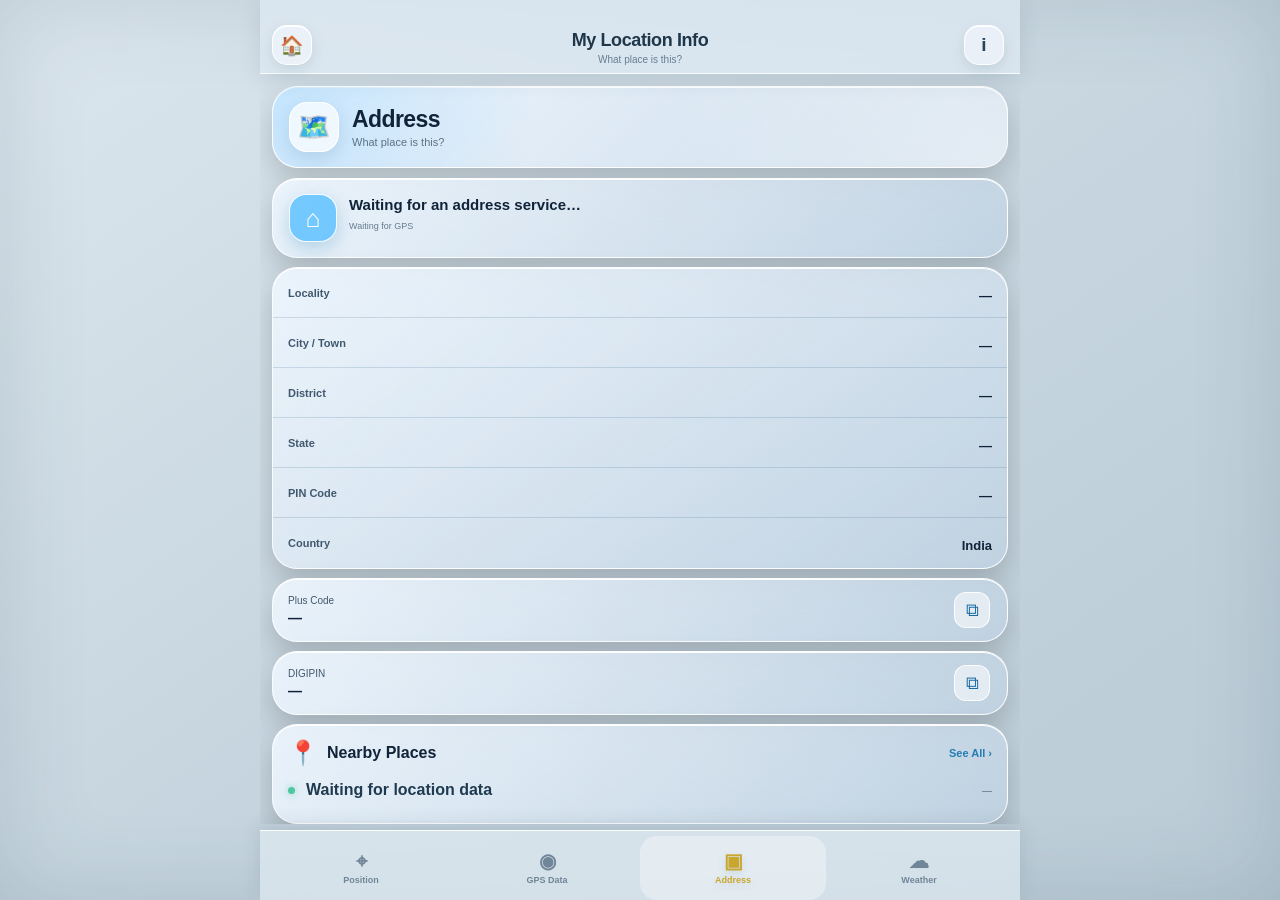
<file: address.html>
<!doctype html><html lang="en"><head><meta charset="utf-8"><meta name="viewport" content="width=device-width,initial-scale=1,viewport-fit=cover,user-scalable=no"><meta name="theme-color" content="#dbe8f2"><title>Address — My Location Info</title><link rel="stylesheet" href="css/common.css"><link rel="stylesheet" href="css/address.css"><link rel="stylesheet" href="css/responsive.css"></head><body><div class="app address-page"><header class="app-header"><a class="header-home-button" href="index.html" aria-label="Home">🏠</a><div class="app-header__title"><h1>My Location Info</h1><p>What place is this?</p></div><button class="header-button" type="button" aria-label="Page information">i</button></header><main class="page"><section class="address-hero"><div class="address-hero__icon">🗺️</div><div><h2>Address</h2><p>What place is this?</p></div></section><div class="address-glass address-main"><div class="address-main__top"><div class="address-home-icon">⌂</div><div><div class="address-text" id="addressText">Waiting for an address service…</div><div class="address-source" id="addressSource">Waiting for GPS</div></div></div></div><div class="address-glass address-fields"><div class="address-row"><div class="label">Locality</div><div class="value" id="locality">—</div></div><div class="address-row"><div class="label">City / Town</div><div class="value" id="city">—</div></div><div class="address-row"><div class="label">District</div><div class="value" id="district">—</div></div><div class="address-row"><div class="label">State</div><div class="value" id="state">—</div></div><div class="address-row"><div class="label">PIN Code</div><div class="value" id="pin">—</div></div><div class="address-row"><div class="label">Country</div><div class="value" id="country">India</div></div></div><div class="code-grid"><div class="address-glass code-card"><div><div class="label">Plus Code</div><div class="value" id="plusCode">—</div></div><button class="copy-button" type="button" data-copy-target="plusCode">⧉</button></div><div class="address-glass code-card"><div><div class="label">DIGIPIN</div><div class="value" id="digipin">—</div></div><button class="copy-button" type="button" data-copy-target="digipin">⧉</button></div></div><div class="address-glass nearby"><div class="nearby-head"><div class="nearby-title"><span>📍</span>Nearby Places</div><div class="nearby-see">See All ›</div></div><div id="nearbyList"><div class="nearby-item"><i class="nearby-dot"></i><strong>Waiting for location data</strong><span class="nearby-distance">—</span></div></div></div><div class="address-glass info-note">🌐 Address is refreshed when online; the last successful result remains available offline.</div></main><nav class="bottom-nav" aria-label="Main navigation"><a class="nav-item" data-color="green" href="position.html"><span class="nav-icon">⌖</span><span>Position</span></a><a class="nav-item" data-color="blue" href="gps-data.html"><span class="nav-icon">◉</span><span>GPS Data</span></a><a class="nav-item active" data-color="gold" href="address.html"><span class="nav-icon">▣</span><span>Address</span></a><a class="nav-item" data-color="purple" href="weather.html"><span class="nav-icon">☁</span><span>Weather</span></a></nav></div><script src="js/api-config.js"></script><script src="js/services/address-service.js"></script><script src="js/gps-core.js"></script><script src="js/offline-cache.js"></script><script src="js/icon-service.js"></script><script src="js/services/thumbnail-service.js"></script><script src="js/app.js"></script><script>
(function(){function render(r){if(!r)return;const a=r.address||r;document.getElementById("addressText").textContent=a.label||a.display_name||a.address||"Address received";document.getElementById("addressSource").textContent=(r.stale?"Last saved result • ":"")+"Provider: "+(r.provider||"unknown");const m={locality:"locality",city:"city",district:"district",state:"state",pin:"postcode",country:"country"};Object.entries(m).forEach(([id,key])=>{const e=document.getElementById(id);if(e)e.textContent=a[key]||"—"});if(a.plusCode||a.plus_code)document.getElementById("plusCode").textContent=a.plusCode||a.plus_code;if(a.digipin)document.getElementById("digipin").textContent=a.digipin;if(Array.isArray(r.nearby)&&r.nearby.length){document.getElementById("nearbyList").innerHTML=r.nearby.slice(0,4).map(x=>'<div class="nearby-item"><i class="nearby-dot"></i><strong>'+String(x.name||"Nearby place")+'</strong><span class="nearby-distance">'+String(x.distance||"")+'</span></div>').join("")}}function init(){if(!window.MyLocationGPS)return;MyLocationGPS.subscribe(s=>{const p=s.position?.coords;if(p)MLIAddressService.resolve(p.latitude,p.longitude).then(render).catch(()=>{})})}if(document.readyState==="loading")document.addEventListener("DOMContentLoaded",init);else init();document.addEventListener("click",e=>{const b=e.target.closest("[data-copy-target]");if(!b)return;const t=document.getElementById(b.dataset.copyTarget);if(t&&navigator.clipboard)navigator.clipboard.writeText(t.textContent).then(()=>{b.textContent="✓";setTimeout(()=>b.textContent="⧉",900)})})})();
</script></body></html>
</file>
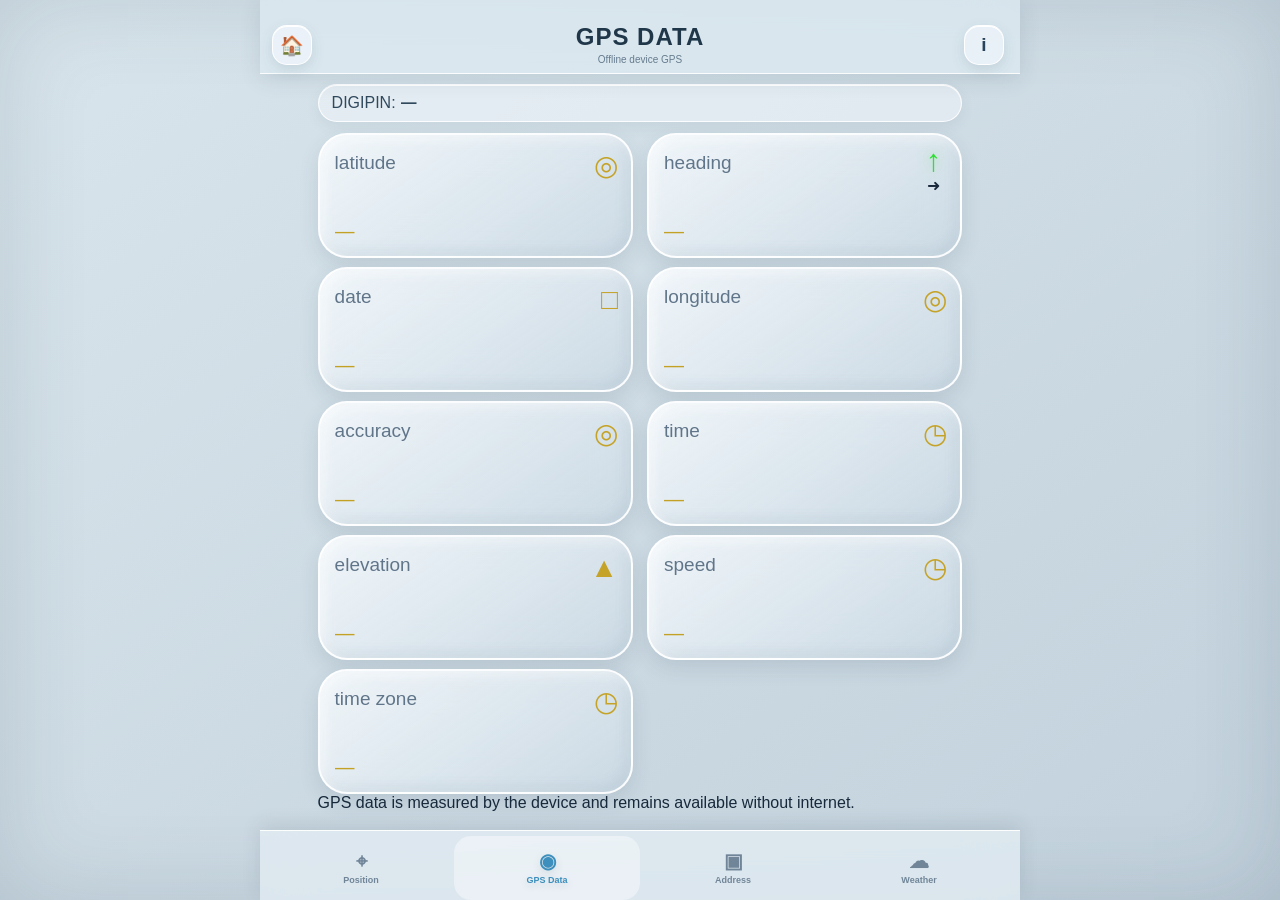
<file: gps-data.html>
<!doctype html><html lang="en"><head><meta charset="utf-8"><meta name="viewport" content="width=device-width,initial-scale=1,viewport-fit=cover,user-scalable=no"><meta name="theme-color" content="#cbd8e1"><title>GPS Data — My Location Info</title><link rel="stylesheet" href="css/common.css"><link rel="stylesheet" href="css/gps-data.css"><link rel="stylesheet" href="css/responsive.css"></head><body><div class="app gps-data-page"><header class="app-header"><a class="header-home-button" href="index.html" aria-label="Home">🏠</a><div class="app-header__title"><h1>GPS DATA</h1><p>Offline device GPS</p></div><button class="header-button" type="button" aria-label="Information">i</button></header><main class="page gps-only-page"><div class="gps-digipin">DIGIPIN: <span id="digipin">—</span></div><section class="gps-data-grid" aria-label="Offline GPS data"><article class="gps-data-card"><span class="gps-data-label">latitude</span><span class="gps-data-symbol">◎</span><strong id="latitude">—</strong></article><article class="gps-data-card"><span class="gps-data-label">heading</span><button class="heading-activate" id="headingActivate" aria-label="Activate heading">➜</button><strong id="heading">—</strong></article><article class="gps-data-card"><span class="gps-data-label">date</span><span class="gps-data-symbol">□</span><strong id="date">—</strong></article><article class="gps-data-card"><span class="gps-data-label">longitude</span><span class="gps-data-symbol">◎</span><strong id="longitude">—</strong></article><article class="gps-data-card"><span class="gps-data-label">accuracy</span><span class="gps-data-symbol">◎</span><strong id="accuracy">—</strong></article><article class="gps-data-card"><span class="gps-data-label">time</span><span class="gps-data-symbol">◷</span><strong id="time">—</strong></article><article class="gps-data-card"><span class="gps-data-label">elevation</span><span class="gps-data-symbol">▲</span><strong id="elevation">—</strong></article><article class="gps-data-card"><span class="gps-data-label">speed</span><span class="gps-data-symbol">◷</span><strong id="speed">—</strong></article><article class="gps-data-card"><span class="gps-data-label">time zone</span><span class="gps-data-symbol">◷</span><strong id="timezone">—</strong></article></section><div class="gps-offline-note">GPS data is measured by the device and remains available without internet.</div></main><nav class="bottom-nav" aria-label="Main navigation"><a class="nav-item" data-color="green" href="position.html"><span class="nav-icon">⌖</span><span>Position</span></a><a class="nav-item active" data-color="blue" href="gps-data.html"><span class="nav-icon">◉</span><span>GPS Data</span></a><a class="nav-item" data-color="gold" href="address.html"><span class="nav-icon">▣</span><span>Address</span></a><a class="nav-item" data-color="purple" href="weather.html"><span class="nav-icon">☁</span><span>Weather</span></a></nav></div><script src="js/gps-core.js"></script><script src="js/offline-cache.js"></script><script src="js/app.js"></script><script>
(function(){
 const $=id=>document.getElementById(id), dirs=["N","NE","E","SE","S","SW","W","NW"];
 let sensorHeading=null, headingActive=false;
 function dir(h){return dirs[Math.round(h/45)%8]}
 function showHeading(h){if(h==null||isNaN(h))return;h=((h%360)+360)%360;sensorHeading=h;$("heading").textContent=Math.round(h)+"° ("+dir(h)+")"}
 function handleOrientation(e){let h=null;if(typeof e.webkitCompassHeading==="number"&&isFinite(e.webkitCompassHeading))h=e.webkitCompassHeading;else if(typeof e.alpha==="number"){h=(360-e.alpha)%360;if(screen.orientation&&typeof screen.orientation.angle==="number")h=(h+screen.orientation.angle)%360}showHeading(h)}
 async function activateHeading(){
   const b=$("headingActivate");
   try{
     if(typeof DeviceOrientationEvent!=="undefined"&&typeof DeviceOrientationEvent.requestPermission==="function"){
       const p=await DeviceOrientationEvent.requestPermission(); if(p!=="granted"){b.classList.remove("on");return}
     }
     window.addEventListener("deviceorientationabsolute",handleOrientation,true);
     window.addEventListener("deviceorientation",handleOrientation,true);
     headingActive=true;b.classList.add("on");b.textContent="";
   }catch(e){b.classList.remove("on")}
 }
 $("headingActivate").addEventListener("click",activateHeading);
 function render(s){
   const p=s.position?.coords;if(!p)return;
   $("latitude").textContent=p.latitude.toFixed(6)+"° "+(p.latitude>=0?"N":"S");
   $("longitude").textContent=Math.abs(p.longitude).toFixed(6)+"° "+(p.longitude>=0?"E":"W");
   $("accuracy").textContent=p.accuracy!=null?Math.round(p.accuracy)+" m":"—";
   $("elevation").textContent=p.altitude!=null?Math.round(p.altitude)+" m":"—";
   $("speed").textContent=p.speed!=null&&p.speed>=0?(p.speed*3.6).toFixed(1)+" km/h":"0.0 km/h";
   const d=new Date(s.position.timestamp||Date.now());
   $("date").textContent=String(d.getDate()).padStart(2,"0")+"/"+String(d.getMonth()+1).padStart(2,"0")+"/"+String(d.getFullYear()).slice(-2);
   $("time").textContent=d.toLocaleTimeString([], {hour:"2-digit",minute:"2-digit"});
   const tz=Intl.DateTimeFormat().resolvedOptions().timeZone||"Local";
   const off=-d.getTimezoneOffset(), sign=off>=0?"+":"-", ah=Math.floor(Math.abs(off)/60), am=Math.abs(off)%60;
   $("timezone").textContent=tz+" GMT"+sign+ah+(am?":"+String(am).padStart(2,"0"):"");
   if(p.heading!=null&&p.heading>=0&&!headingActive)showHeading(p.heading);
 }
 MyLocationGPS.subscribe(render);
 setInterval(()=>{const s=MyLocationGPS.getState();if(s.position)render(s)},1000);
})();
</script></body></html>
</file>
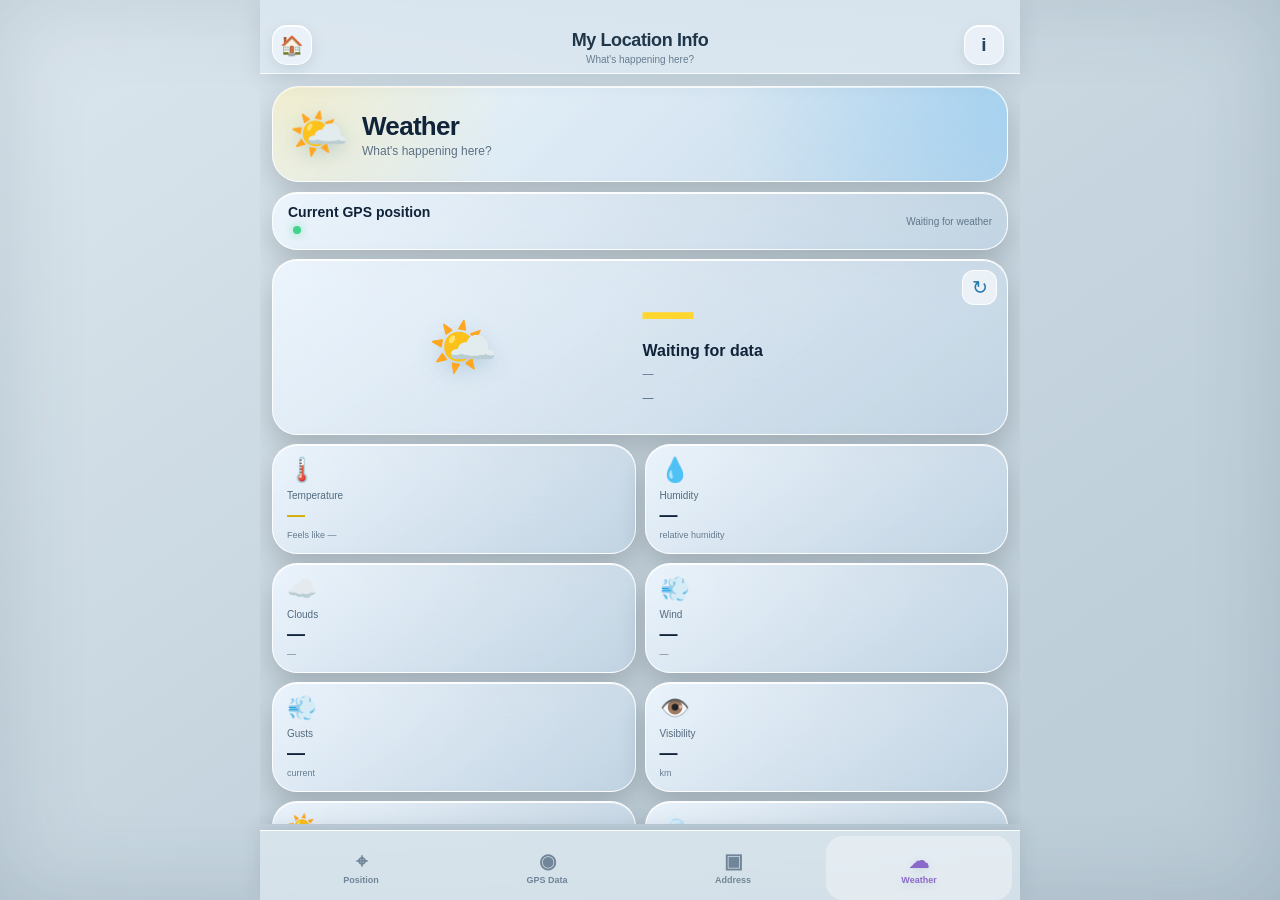
<file: weather.html>
<!doctype html><html lang="en"><head><meta charset="utf-8"><meta name="viewport" content="width=device-width,initial-scale=1,viewport-fit=cover,user-scalable=no"><meta name="theme-color" content="#dbe8f2"><title>Weather — My Location Info</title><link rel="stylesheet" href="css/common.css"><link rel="stylesheet" href="css/weather.css"><link rel="stylesheet" href="css/responsive.css"></head><body><div class="app weather-page"><header class="app-header"><a class="header-home-button" href="index.html" aria-label="Home">🏠</a><div class="app-header__title"><h1>My Location Info</h1><p>What's happening here?</p></div><button class="header-button" type="button" aria-label="Page information">i</button></header><main class="page"><section class="weather-hero"><div class="weather-hero__icon">🌤️</div><div><h2>Weather</h2><p>What's happening here?</p></div></section><div class="weather-glass weather-location"><div><div class="weather-location__name" id="weatherLocation">Current GPS position</div><span class="status-dot"></span></div><div class="weather-location__updated" id="weatherUpdated">Waiting for weather</div></div><div class="weather-glass weather-main"><button class="weather-refresh" onclick="location.reload()" aria-label="Refresh weather">↻</button><div class="weather-main__icon" id="weatherIcon">🌤️</div><div class="weather-main__reading"><div class="weather-temp" id="weatherTemp">—</div><div class="weather-condition" id="weatherCondition">Waiting for data</div><div class="weather-feels" id="weatherFeels">—</div><div class="weather-time" id="weatherTime">—</div></div></div><div class="weather-grid"><div class="weather-glass weather-card gold"><div class="weather-card__icon">🌡️</div><div class="label">Temperature</div><div class="value" id="temperature">—</div><div class="sub" id="feelsSmall">Feels like —</div></div><div class="weather-glass weather-card"><div class="weather-card__icon">💧</div><div class="label">Humidity</div><div class="value" id="humidity">—</div><div class="sub">relative humidity</div></div><div class="weather-glass weather-card"><div class="weather-card__icon">☁️</div><div class="label">Clouds</div><div class="value" id="clouds">—</div><div class="sub" id="cloudText">—</div></div><div class="weather-glass weather-card"><div class="weather-card__icon">💨</div><div class="label">Wind</div><div class="value" id="wind">—</div><div class="sub" id="windDir">—</div></div><div class="weather-glass weather-card"><div class="weather-card__icon">💨</div><div class="label">Gusts</div><div class="value" id="gusts">—</div><div class="sub">current</div></div><div class="weather-glass weather-card"><div class="weather-card__icon">👁️</div><div class="label">Visibility</div><div class="value" id="visibility">—</div><div class="sub">km</div></div><div class="weather-glass weather-card gold"><div class="weather-card__icon">☀️</div><div class="label">UV Index</div><div class="value" id="uv">—</div><div class="sub" id="uvText">—</div></div><div class="weather-glass weather-card highlight"><div class="weather-card__icon">🍃</div><div class="label">Air Quality</div><div class="value" id="aqi">—</div><div class="sub">available when provider supports it</div></div><div class="weather-glass weather-card"><div class="weather-card__icon">⏱️</div><div class="label">Air Pressure</div><div class="value" id="pressure">—</div><div class="sub">hPa</div></div><div class="weather-glass weather-card"><div class="weather-card__icon">🌧️</div><div class="label">Precipitation</div><div class="value" id="rain">—</div><div class="sub">current</div></div><div class="weather-glass weather-card"><div class="weather-card__icon">☂️</div><div class="label">Chance of Rain</div><div class="value" id="rainChance">—</div><div class="sub">forecast</div></div><div class="weather-glass weather-card"><div class="weather-card__icon">🌅</div><div class="label">Sunrise</div><div class="value" id="sunrise">—</div><div class="sub">local time</div></div><div class="weather-glass weather-card"><div class="weather-card__icon">🌇</div><div class="label">Sunset</div><div class="value" id="sunset">—</div><div class="sub">local time</div></div><div class="weather-glass weather-card"><div class="weather-card__icon">🌙</div><div class="label">Moon Phase</div><div class="value" id="moon">—</div><div class="sub">calculated locally</div></div><div class="weather-glass weather-foot weather-wide" id="weatherFoot">Weather data is refreshed online and the last successful result is retained offline.</div></div></main><nav class="bottom-nav" aria-label="Main navigation"><a class="nav-item" data-color="green" href="position.html"><span class="nav-icon">⌖</span><span>Position</span></a><a class="nav-item" data-color="blue" href="gps-data.html"><span class="nav-icon">◉</span><span>GPS Data</span></a><a class="nav-item" data-color="gold" href="address.html"><span class="nav-icon">▣</span><span>Address</span></a><a class="nav-item active" data-color="purple" href="weather.html"><span class="nav-icon">☁</span><span>Weather</span></a></nav></div><script src="js/api-config.js"></script><script src="js/services/weather-service.js"></script><script src="js/gps-core.js"></script><script src="js/offline-cache.js"></script><script src="js/icon-service.js"></script><script src="js/services/thumbnail-service.js"></script><script src="js/app.js"></script><script>
(function(){const codes={0:["☀️","Clear"],1:["🌤️","Mainly clear"],2:["⛅","Partly cloudy"],3:["☁️","Overcast"],45:["🌫️","Fog"],51:["🌦️","Drizzle"],53:["🌦️","Drizzle"],55:["🌧️","Drizzle"],61:["🌦️","Rain"],63:["🌧️","Rain"],65:["🌧️","Heavy rain"],80:["🌦️","Showers"],81:["🌧️","Showers"],82:["🌧️","Heavy showers"],95:["⛈️","Thunderstorm"]};function set(id,v){const e=document.getElementById(id);if(e)e.textContent=v}function render(r){if(!r)return;const c=r.current||{};const d=r.daily||{};const t=c.temperature_2m;set("weatherTemp",t!=null?Math.round(t)+"°C":"—");set("temperature",t!=null?Math.round(t)+"°C":"—");set("weatherFeels",c.apparent_temperature!=null?"Feels like "+Math.round(c.apparent_temperature)+"°C":"—");set("feelsSmall",c.apparent_temperature!=null?"Feels like "+Math.round(c.apparent_temperature)+"°C":"—");const w=c.weather_code!=null?(codes[c.weather_code]||["🌦️","Weather"]):["🌦️","Weather"];set("weatherIcon",w[0]);set("weatherCondition",w[1]);set("humidity",c.relative_humidity_2m!=null?c.relative_humidity_2m+"%":"—");set("clouds",c.cloud_cover!=null?c.cloud_cover+"%":"—");set("cloudText",c.cloud_cover!=null?(c.cloud_cover>80?"Overcast":c.cloud_cover>50?"Mostly cloudy":"Partly cloudy"):"—");set("wind",c.wind_speed_10m!=null?Math.round(c.wind_speed_10m)+" km/h":"—");set("windDir",c.wind_direction_10m!=null?"Direction "+Math.round(c.wind_direction_10m)+"°":"—");set("gusts",c.wind_gusts_10m!=null?Math.round(c.wind_gusts_10m)+" km/h":"—");set("visibility",c.visibility!=null?(c.visibility/1000).toFixed(1):"—");set("uv",c.uv_index!=null?c.uv_index:"—");set("uvText",c.uv_index==null?"—":c.uv_index<3?"Low":c.uv_index<6?"Moderate":c.uv_index<8?"High":"Very high");set("pressure",c.pressure_msl!=null?Math.round(c.pressure_msl)+" mbar":"—");set("rain",c.precipitation!=null?c.precipitation+" mm":"—");const rc=d.precipitation_probability_max?.[0];set("rainChance",rc!=null?rc+"%":"—");const sr=d.sunrise?.[0],ss=d.sunset?.[0];set("sunrise",sr?new Date(sr).toLocaleTimeString([], {hour:"numeric",minute:"2-digit"}):"—");set("sunset",ss?new Date(ss).toLocaleTimeString([], {hour:"numeric",minute:"2-digit"}):"—");set("weatherUpdated",r.stale?"Last saved weather":"Updated now");set("weatherFoot",r.stale?"Showing the last saved weather result • offline":"Weather refreshes automatically when online");set("weatherTime",c.time?new Date(c.time).toLocaleString([], {weekday:"short",day:"2-digit",month:"short",hour:"numeric",minute:"2-digit"}):"—");set("aqi","—");set("moon","—")}function init(){if(!window.MyLocationGPS)return;MyLocationGPS.subscribe(s=>{const p=s.position?.coords;if(p)MLIWeatherService.resolve(p.latitude,p.longitude).then(render).catch(()=>{})})}if(document.readyState==="loading")document.addEventListener("DOMContentLoaded",init);else init()})();
</script></body></html>
</file>
<file: css/common.css>
:root{--bg:#dce7ef;--bg2:#c7d5df;--glass:rgba(239,247,253,.78);--glass2:rgba(220,232,241,.64);--line:rgba(255,255,255,.88);--text:#17293a;--muted:#607487;--green:#38a875;--blue:#3d8fbd;--gold:#c9a62d;--purple:#8a6ac8;--cyan:#52aeca;--safe-top:env(safe-area-inset-top,0px);--safe-bottom:env(safe-area-inset-bottom,0px);--header:74px;--nav:76px;--r:24px}
*{box-sizing:border-box}html,body{margin:0;width:100%;height:100%;overflow:hidden;background:#d5e1e9;color:var(--text);font-family:-apple-system,BlinkMacSystemFont,"SF Pro Display","SF Pro Text",Inter,Arial,sans-serif;-webkit-text-size-adjust:100%;overscroll-behavior:none}body{touch-action:pan-y}a,button{font:inherit;-webkit-tap-highlight-color:transparent}a{text-decoration:none;color:inherit}button{border:0;background:none;color:inherit}.app{position:fixed;inset:0;overflow:hidden;background:linear-gradient(145deg,#dfe9f0 0%,#c6d4df 55%,#b9cad6 100%);box-shadow:inset 0 0 90px rgba(46,69,87,.16)}
.app-header{position:absolute;z-index:30;top:0;left:0;right:0;height:calc(var(--header) + var(--safe-top));padding:calc(var(--safe-top) + 8px) 12px 8px;display:grid;grid-template-columns:44px 1fr 44px;align-items:end;background:rgba(221,233,241,.72);backdrop-filter:blur(24px);-webkit-backdrop-filter:blur(24px);border-bottom:1px solid rgba(255,255,255,.82);box-shadow:0 5px 20px rgba(45,65,82,.12)}.header-home-button,.header-button,.home-tool{width:40px;height:40px;border-radius:15px;border:1px solid rgba(255,255,255,.92);background:rgba(244,249,253,.58);display:grid;place-items:center;box-shadow:0 5px 14px rgba(48,74,94,.13),inset 0 1px 0 #fff;color:#29445a}.header-home-button{font-size:19px}.header-button{font-size:19px;font-weight:800}.app-header__title{text-align:center;min-width:0}.app-header__title h1{margin:0;font-size:18px;font-weight:850;letter-spacing:-.4px;color:#20374a}.app-header__title p{margin:3px 0 0;font-size:10px;color:#667d90}
.page{position:absolute;left:0;right:0;top:calc(var(--header) + var(--safe-top));bottom:calc(var(--nav) + var(--safe-bottom));overflow-y:auto;overflow-x:hidden;-webkit-overflow-scrolling:touch;padding:14px 12px 28px}.page::-webkit-scrollbar{display:none}.card{background:linear-gradient(145deg,rgba(242,248,252,.82),rgba(204,219,229,.68));border:1px solid rgba(255,255,255,.92);border-radius:var(--r);box-shadow:0 14px 32px rgba(45,65,82,.16),inset 0 1px 0 rgba(255,255,255,.98),inset 0 -1px 0 rgba(130,155,171,.12);backdrop-filter:blur(22px);-webkit-backdrop-filter:blur(22px);color:#182d40}
.page-hero{padding:2px 2px 12px}.page-hero__line{display:flex;align-items:center;gap:11px}.page-hero__icon{width:44px;height:44px;border-radius:15px;display:grid;place-items:center;font-size:24px;background:rgba(247,251,254,.62);border:1px solid rgba(255,255,255,.92);box-shadow:0 6px 16px rgba(49,79,100,.12);}.page-hero h2{margin:0;font-size:25px;letter-spacing:-.8px;color:#1b3043}.page-hero p{margin:3px 0 0;color:#62788b;font-size:11px}.bottom-nav{position:absolute;z-index:30;left:0;right:0;bottom:0;min-height:calc(var(--nav) + var(--safe-bottom));padding:7px 8px var(--safe-bottom);display:grid;grid-template-columns:repeat(4,1fr);background:rgba(224,235,242,.72);backdrop-filter:blur(24px);-webkit-backdrop-filter:blur(24px);border-top:1px solid rgba(255,255,255,.9);box-shadow:0 -5px 18px rgba(47,68,85,.12)}.nav-item{display:flex;flex-direction:column;align-items:center;justify-content:center;gap:4px;border-radius:17px;color:#708598;font-size:10px;font-weight:750}.nav-icon{font-size:21px;line-height:1}.nav-item.active{color:var(--nav-color);background:rgba(255,255,255,.35);text-shadow:0 3px 8px rgba(60,91,110,.15)}.nav-item[data-color=green]{--nav-color:var(--green)}.nav-item[data-color=blue]{--nav-color:var(--blue)}.nav-item[data-color=gold]{--nav-color:var(--gold)}.nav-item[data-color=purple]{--nav-color:var(--purple)}.label{font-size:10px;color:#60778a}.value{font-size:17px;font-weight:850;margin-top:5px;color:#1a3043}.sub{font-size:9px;color:#718697;margin-top:3px}.status-dot{display:inline-block;width:8px;height:8px;border-radius:50%;background:#43c888;box-shadow:0 0 12px rgba(67,200,136,.65)}.info-note{margin-top:10px;padding:12px 14px;border-radius:16px;background:rgba(255,255,255,.35);border:1px solid rgba(255,255,255,.72);color:#486075;font-size:11px;line-height:1.45}.copy-button{width:36px;height:36px;border-radius:12px;background:rgba(255,255,255,.55);border:1px solid rgba(255,255,255,.9);color:#357ba3}
@media(min-width:700px){.page{max-width:760px;margin:auto}.app-header{max-width:760px;left:50%;right:auto;width:100%;transform:translateX(-50%)}.bottom-nav{max-width:760px;left:50%;right:auto;width:100%;transform:translateX(-50%)}}@media(max-width:370px){:root{--header:68px;--nav:70px}.page{padding:10px 10px 24px}.page-hero h2{font-size:22px}.nav-item{font-size:9px}}
/* vNext iPhone glass tuning */
html,body{background:#cbd8e1}body{font-family:-apple-system,BlinkMacSystemFont,"Avenir Next","SF Pro Display","SF Pro Text",Inter,Arial,sans-serif}.app{background:linear-gradient(145deg,#dce7ee 0%,#c5d4de 55%,#bacbd6 100%)}.app-header{background:rgba(222,234,242,.78)}.page{padding-bottom:16px}.bottom-nav{min-height:calc(70px + var(--safe-bottom));padding-top:5px}.nav-item{font-size:9px}.nav-icon{font-size:20px}.card{background:linear-gradient(145deg,rgba(245,249,252,.84),rgba(205,220,230,.72))}@media(max-width:700px){.page{bottom:calc(70px + var(--safe-bottom));padding-bottom:14px}}
</file>
<file: css/address.css>
/* Address page — frosted-glass visual treatment */
.address-page .page-hero{display:none}
.address-page .page{padding-top:12px}
.address-hero{position:relative;min-height:82px;padding:14px 16px;margin-bottom:10px;border-radius:26px;background:linear-gradient(135deg,rgba(240,247,255,.94),rgba(203,220,236,.78));border:1px solid rgba(255,255,255,.92);box-shadow:0 12px 30px rgba(0,0,0,.18),inset 0 1px 0 #fff;color:#102338;display:flex;align-items:center;gap:13px;overflow:hidden}
.address-hero:after{content:"";position:absolute;inset:-30%;background:radial-gradient(circle at 18% 20%,rgba(80,184,255,.28),transparent 28%),radial-gradient(circle at 80% 80%,rgba(255,255,255,.48),transparent 34%);pointer-events:none}
.address-hero__icon{position:relative;z-index:1;width:50px;height:50px;border-radius:18px;display:grid;place-items:center;background:rgba(255,255,255,.7);border:1px solid rgba(255,255,255,.95);box-shadow:0 7px 18px rgba(29,82,126,.14);font-size:27px}
.address-hero h2,.address-hero p{position:relative;z-index:1;margin:0}.address-hero h2{font-size:23px;letter-spacing:-.6px}.address-hero p{font-size:11px;color:#5d7185;margin-top:3px}
.address-glass{background:linear-gradient(145deg,rgba(239,247,255,.88),rgba(191,210,227,.68));border:1px solid rgba(255,255,255,.9);border-radius:25px;box-shadow:0 13px 28px rgba(0,0,0,.18),inset 0 1px 0 rgba(255,255,255,.95);backdrop-filter:blur(22px);-webkit-backdrop-filter:blur(22px);color:#102338}
.address-main{padding:15px 16px;margin-bottom:9px}.address-main__top{display:flex;gap:12px;align-items:flex-start}.address-home-icon{width:48px;height:48px;border-radius:17px;background:rgba(83,190,255,.78);border:1px solid rgba(255,255,255,.92);color:#fff;display:grid;place-items:center;font-size:25px;box-shadow:0 6px 18px rgba(27,119,170,.25);flex:none}.address-text{font-size:15px;line-height:1.42;font-weight:850;color:#102338}.address-source{font-size:9px;color:#657a8f;margin-top:6px}
.address-fields{overflow:hidden}.address-row{min-height:50px;display:grid;grid-template-columns:42% 58%;align-items:center;padding:9px 15px;border-bottom:1px solid rgba(49,96,132,.18)}.address-row:last-child{border-bottom:0}.address-row .label{font-size:11px;color:#40586e;font-weight:750}.address-row .value{text-align:right;font-size:13px;color:#102338;font-weight:850;word-break:break-word}
.code-grid{display:grid;gap:9px;margin-top:9px}.code-card{padding:13px 15px;display:grid;grid-template-columns:1fr 38px;align-items:center}.code-card .label{color:#40586e}.code-card .value{font-size:14px;color:#102338;margin-top:4px}.copy-button{width:36px;height:36px;border-radius:12px;background:rgba(255,255,255,.55);border:1px solid rgba(255,255,255,.9);color:#1b6ca3;font-size:18px}
.nearby{padding:14px 15px;margin-top:9px}.nearby-head{display:flex;align-items:center;justify-content:space-between;margin-bottom:4px}.nearby-title{display:flex;align-items:center;gap:9px;font-size:16px;font-weight:900;color:#102338}.nearby-title span{font-size:24px}.nearby-see{font-size:11px;color:#237db5;font-weight:850}.nearby-item{display:grid;grid-template-columns:9px 1fr auto;gap:9px;padding:10px 0;border-bottom:1px solid rgba(49,96,132,.16);align-items:center;color:#203a50}.nearby-item:last-child{border-bottom:0}.nearby-dot{width:7px;height:7px;border-radius:50%;background:#4ec7a0;box-shadow:0 0 7px rgba(78,199,160,.6)}.nearby-distance{font-size:10px;color:#60778b}.info-note{color:#486075;background:rgba(255,255,255,.35);border-color:rgba(255,255,255,.65)}
@media(max-width:370px){.address-hero{min-height:74px;padding:11px 13px}.address-hero__icon{width:44px;height:44px}.address-hero h2{font-size:21px}.address-text{font-size:14px}.address-row{grid-template-columns:40% 60%;padding:8px 12px}}
</file>
<file: css/responsive.css>
@media (min-width:700px){
  .page{max-width:760px;margin:auto}
  .home-page{max-width:760px;margin:auto}
  .bottom-nav{max-width:760px;left:50%;right:auto;width:100%;transform:translateX(-50%)}
}
@media (max-width:360px){
  .home-menu__item{padding:10px;grid-template-columns:30px 1fr 14px}
  .home-menu__icon{width:30px;height:30px;font-size:16px}
  .home-menu__item strong{font-size:12px}
  .home-menu__item small{font-size:8px}
}
</file>
<file: css/gps-data.css>
.gps-data-page{background:linear-gradient(145deg,#d9e5ec,#c2d1dc)}.gps-only-page{padding:10px 4.5% 14px;background:transparent}.gps-data-page .app-header{background:rgba(221,233,241,.78);border-bottom-color:rgba(255,255,255,.86)}.gps-data-page .app-header__title h1{color:#20374a;font-size:24px;letter-spacing:1px}.gps-data-page .app-header__title p{color:#657b8d}.gps-digipin{height:38px;display:flex;align-items:center;gap:5px;margin:0 0 11px;padding:0 13px;border-radius:19px;background:rgba(245,249,252,.48);border:1px solid rgba(255,255,255,.88);box-shadow:inset 0 1px 0 #fff,0 5px 14px rgba(55,78,95,.08);font-size:16px;color:#31495d}.gps-digipin span{font-weight:600;overflow:hidden;text-overflow:ellipsis;white-space:nowrap}.gps-data-grid{display:grid;grid-template-columns:repeat(2,minmax(0,1fr));gap:9px 14px}.gps-data-card{position:relative;min-width:0;min-height:125px;padding:18px 15px 13px;border-radius:29px;background:linear-gradient(145deg,rgba(246,250,253,.84),rgba(202,217,228,.72));border:2px solid rgba(255,255,255,.9);box-shadow:inset 5px 5px 11px rgba(255,255,255,.45),inset -6px -6px 12px rgba(112,139,157,.12),0 8px 20px rgba(45,67,83,.12);display:flex;flex-direction:column;justify-content:space-between;overflow:hidden;backdrop-filter:blur(18px);-webkit-backdrop-filter:blur(18px)}.gps-data-label{font-family:"Avenir Next","SF Pro Display",sans-serif;font-size:19px;line-height:1.08;color:#607589;font-weight:400;padding-right:35px}.gps-data-card strong{display:block;min-width:0;color:#c3a125;font-size:20px;line-height:1.08;font-weight:500;letter-spacing:-.25px;white-space:nowrap;overflow:hidden;text-overflow:ellipsis}.gps-data-symbol{position:absolute;right:13px;top:17px;color:#c5a329;font-size:28px;line-height:1;font-weight:300}.heading-activate{position:absolute;right:8px;top:10px;width:38px;height:38px;padding:0;background:transparent;display:grid;place-items:center;cursor:pointer;z-index:3}.heading-activate:before{content:"↑";display:block;font-size:31px;font-weight:900;line-height:1;color:#32df36;filter:drop-shadow(0 0 7px rgba(50,223,54,.6));transform:rotate(var(--heading-rotation,0deg));transform-origin:50% 55%;transition:transform .18s linear}.heading-activate.on:before{color:#1ee832}.gps-data-page .bottom-nav{background:rgba(224,235,242,.86)}.gps-data-page .nav-item.active{background:rgba(255,255,255,.4)}@media(max-width:380px){.gps-only-page{padding-left:4%;padding-right:4%}.gps-data-grid{gap:7px 9px}.gps-data-card{min-height:113px;padding:16px 11px 11px;border-radius:25px}.gps-data-label{font-size:16px;padding-right:31px}.gps-data-card strong{font-size:17px}.gps-data-symbol{right:9px;top:14px;font-size:24px}.heading-activate{right:5px;top:8px;width:32px;height:32px}.heading-activate:before{font-size:27px}.gps-digipin{height:35px;font-size:15px;margin-bottom:9px}}
</file>
<file: css/weather.css>
/* Weather page — frosted-glass visual treatment */
.weather-page .page-hero{display:none}.weather-page .page{padding-top:12px}
.weather-hero{position:relative;min-height:96px;padding:14px 16px;border-radius:27px;margin-bottom:10px;overflow:hidden;background:linear-gradient(135deg,rgba(237,247,255,.94),rgba(196,217,234,.74));border:1px solid rgba(255,255,255,.95);box-shadow:0 12px 30px rgba(0,0,0,.18),inset 0 1px 0 #fff;color:#102338;display:flex;align-items:center;gap:13px}.weather-hero:after{content:"";position:absolute;inset:-30%;background:radial-gradient(circle at 20% 15%,rgba(255,213,67,.25),transparent 24%),radial-gradient(circle at 82% 30%,rgba(85,188,255,.3),transparent 30%);pointer-events:none}.weather-hero__icon{position:relative;z-index:1;font-size:48px;filter:drop-shadow(0 5px 9px rgba(30,93,130,.2))}.weather-hero h2,.weather-hero p{position:relative;z-index:1;margin:0}.weather-hero h2{font-size:26px;letter-spacing:-.7px}.weather-hero p{font-size:12px;color:#5d7185;margin-top:2px}
.weather-glass{background:linear-gradient(145deg,rgba(239,247,255,.9),rgba(191,211,228,.7));border:1px solid rgba(255,255,255,.92);border-radius:25px;box-shadow:0 13px 28px rgba(0,0,0,.18),inset 0 1px 0 rgba(255,255,255,.95);backdrop-filter:blur(22px);-webkit-backdrop-filter:blur(22px);color:#102338}
.weather-location{padding:11px 15px;display:flex;justify-content:space-between;align-items:center;margin-bottom:9px}.weather-location__name{font-size:14px;font-weight:900}.weather-location__updated{font-size:10px;color:#60778b;text-align:right}.weather-location .status-dot{background:#43d28b;box-shadow:0 0 10px rgba(67,210,139,.7);margin-left:5px}
.weather-main{position:relative;padding:17px 15px;margin-bottom:9px;min-height:176px;display:grid;grid-template-columns:1fr 1fr;gap:5px;align-items:center}.weather-main__icon{font-size:56px;text-align:center;filter:drop-shadow(0 6px 9px rgba(31,100,140,.18))}.weather-main__reading{text-align:left}.weather-temp{font-size:49px;line-height:1;font-weight:950;letter-spacing:-2.5px;color:#ffd62f}.weather-condition{font-size:16px;font-weight:900;margin-top:4px}.weather-feels{font-size:11px;color:#536b80;margin-top:7px}.weather-time{font-size:11px;color:#40586e;margin-top:11px;line-height:1.45}.weather-refresh{position:absolute;right:10px;top:10px;width:35px;height:35px;border-radius:12px;background:rgba(255,255,255,.62);border:1px solid rgba(255,255,255,.92);color:#2579ad;font-size:19px}
.weather-grid{display:grid;grid-template-columns:repeat(2,1fr);gap:9px}.weather-card{min-height:95px;padding:13px 14px;position:relative}.weather-card__icon{font-size:24px;line-height:1;margin-bottom:8px}.weather-card .label{font-size:10px;color:#526a7e}.weather-card .value{font-size:18px;color:#102338;margin-top:4px}.weather-card .sub{font-size:9px;color:#657b8e;margin-top:4px}.weather-card.highlight .value{color:#55c67c}.weather-card.gold .value{color:#d4a900}.weather-wide{grid-column:1/-1}.weather-foot{margin-top:9px;padding:10px 13px;font-size:9px;color:#5c7286;text-align:center}
@media(max-width:370px){.weather-hero{min-height:84px;padding:11px 13px}.weather-hero__icon{font-size:40px}.weather-hero h2{font-size:23px}.weather-main{min-height:155px}.weather-temp{font-size:43px}.weather-card{min-height:88px;padding:11px}.weather-card .value{font-size:16px}}
</file>
